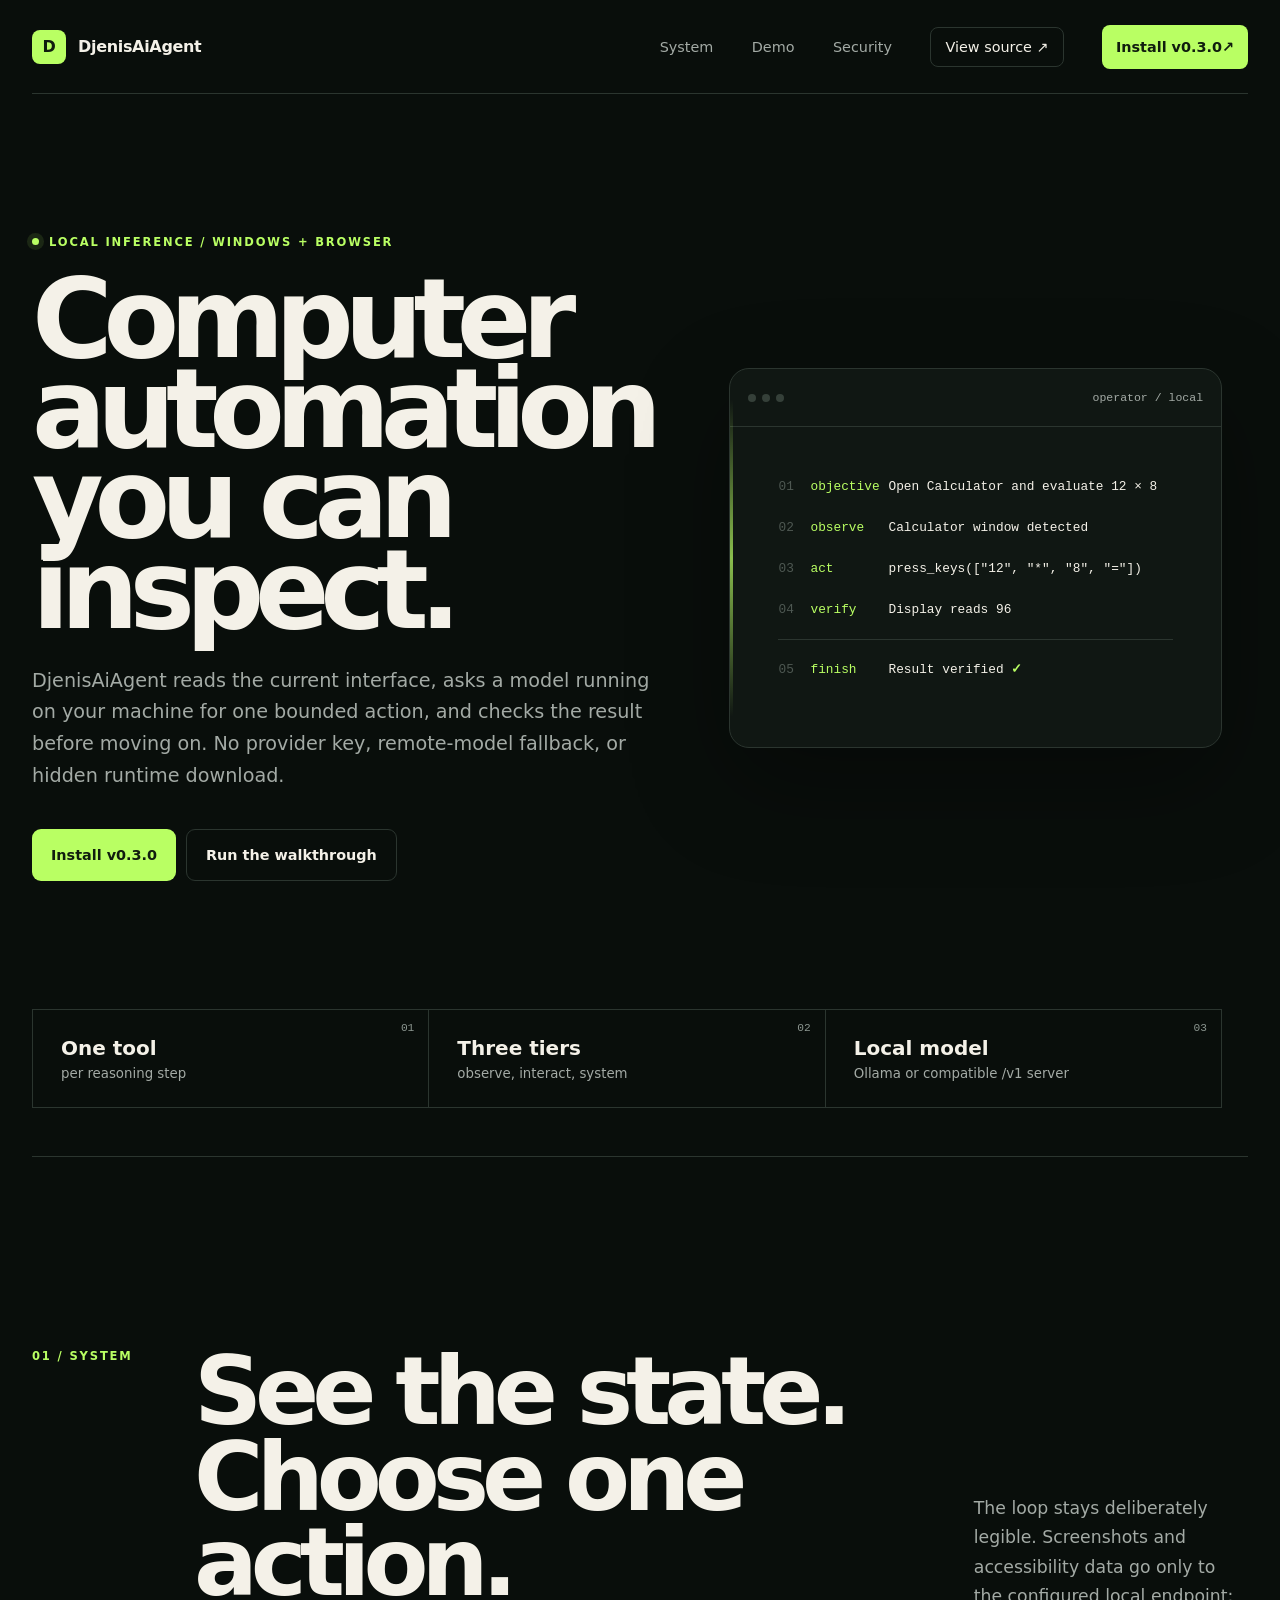
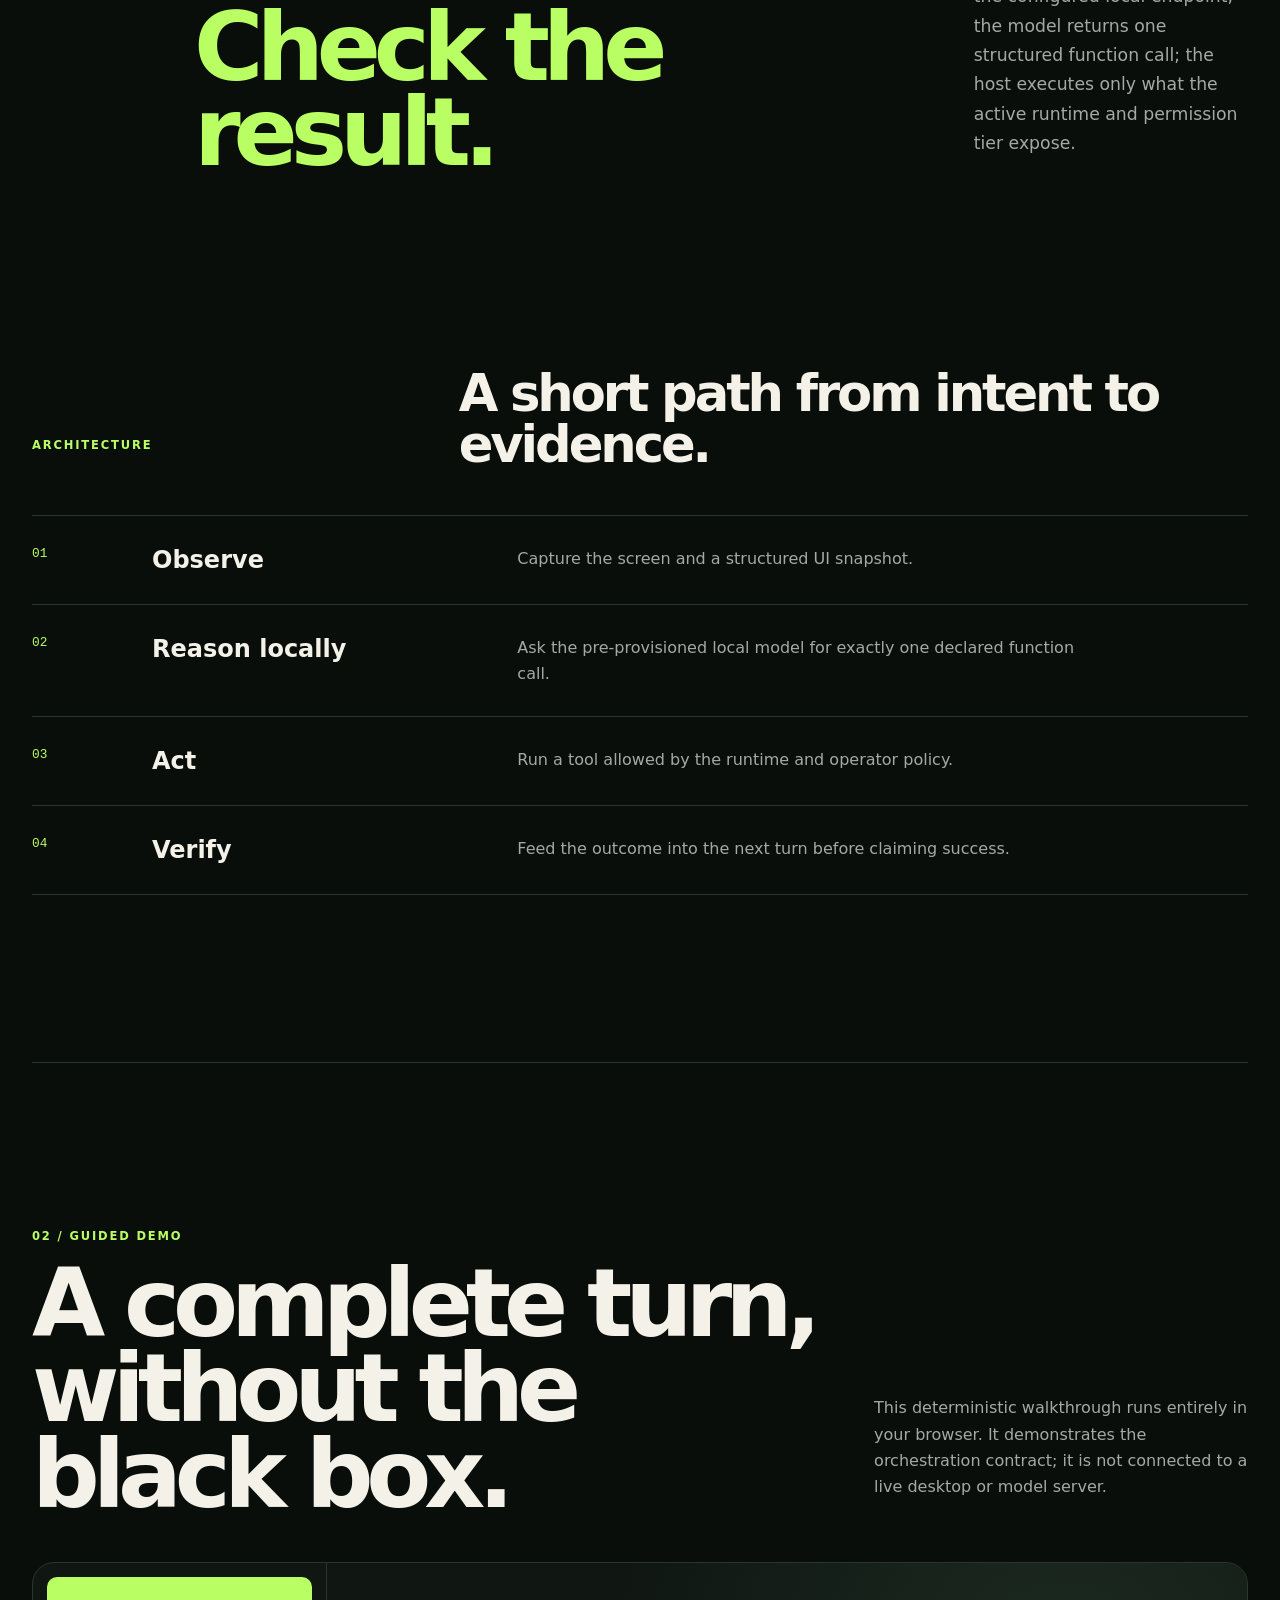
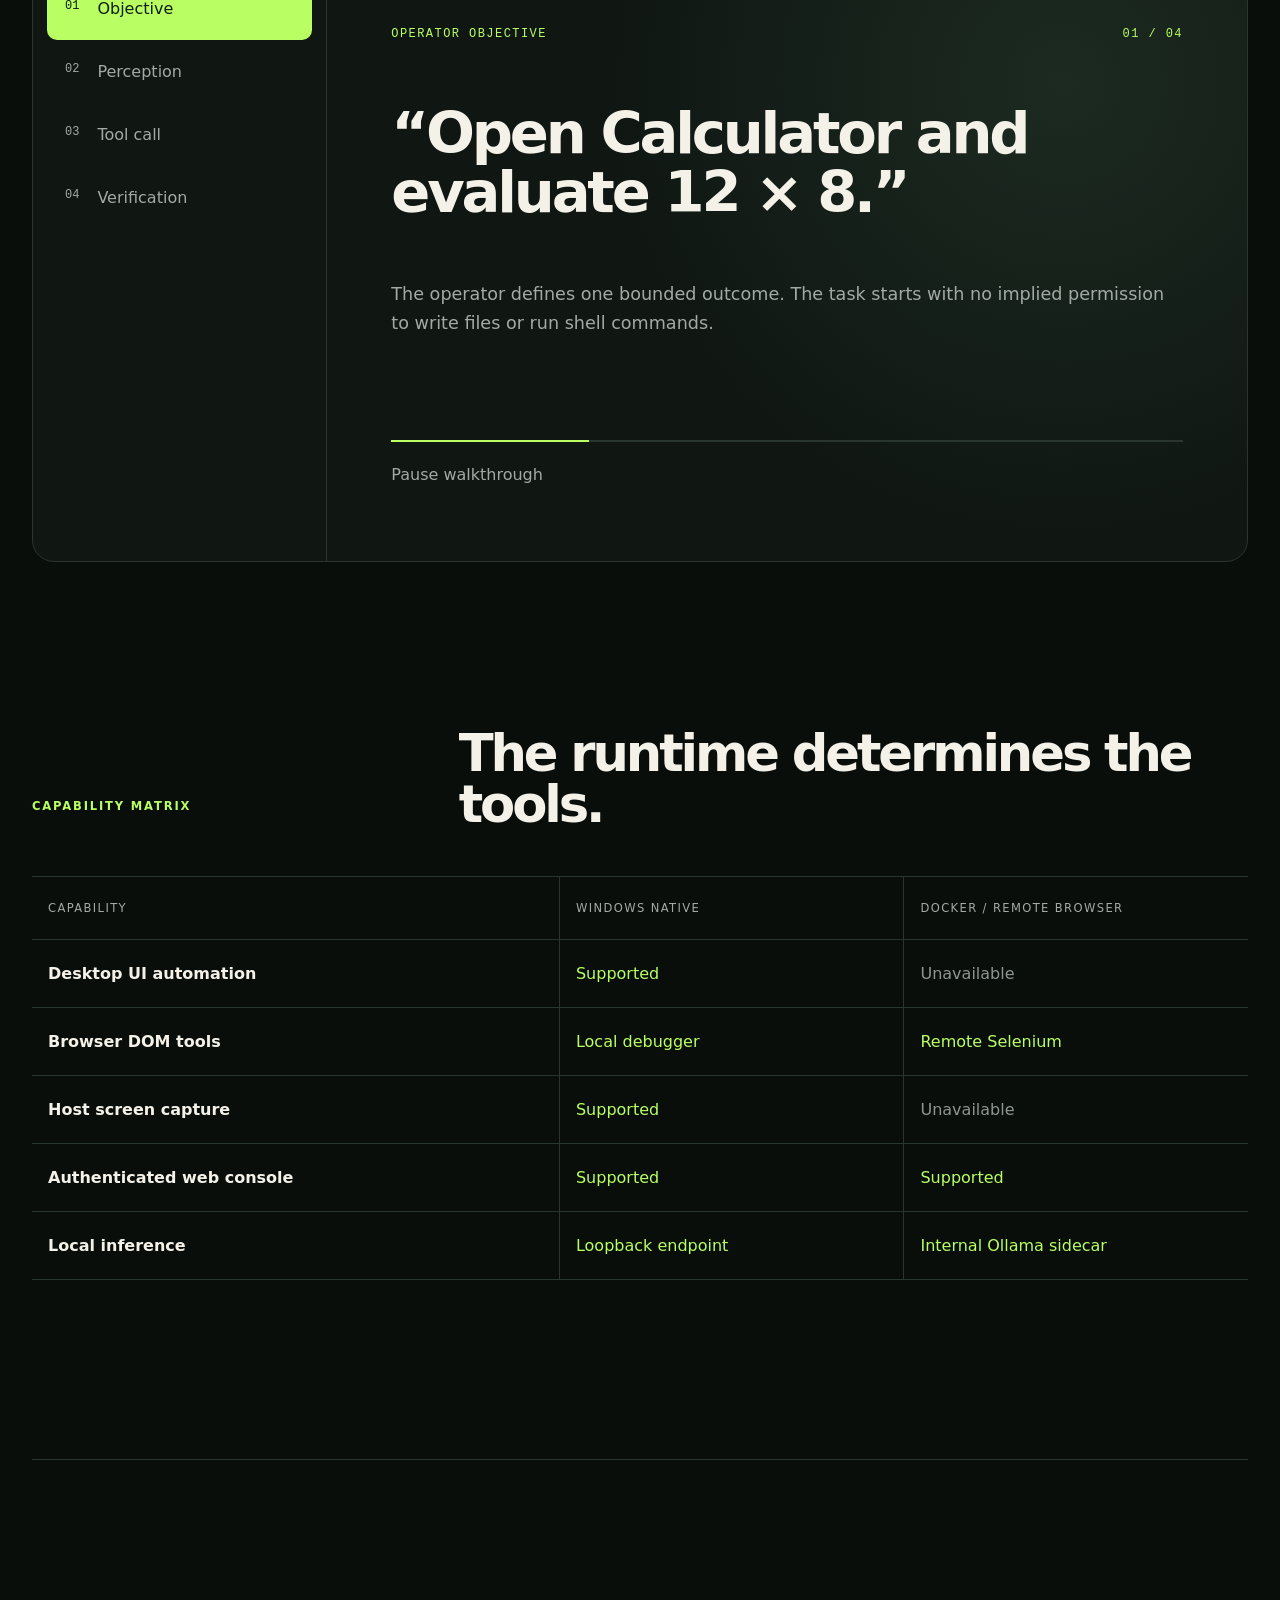
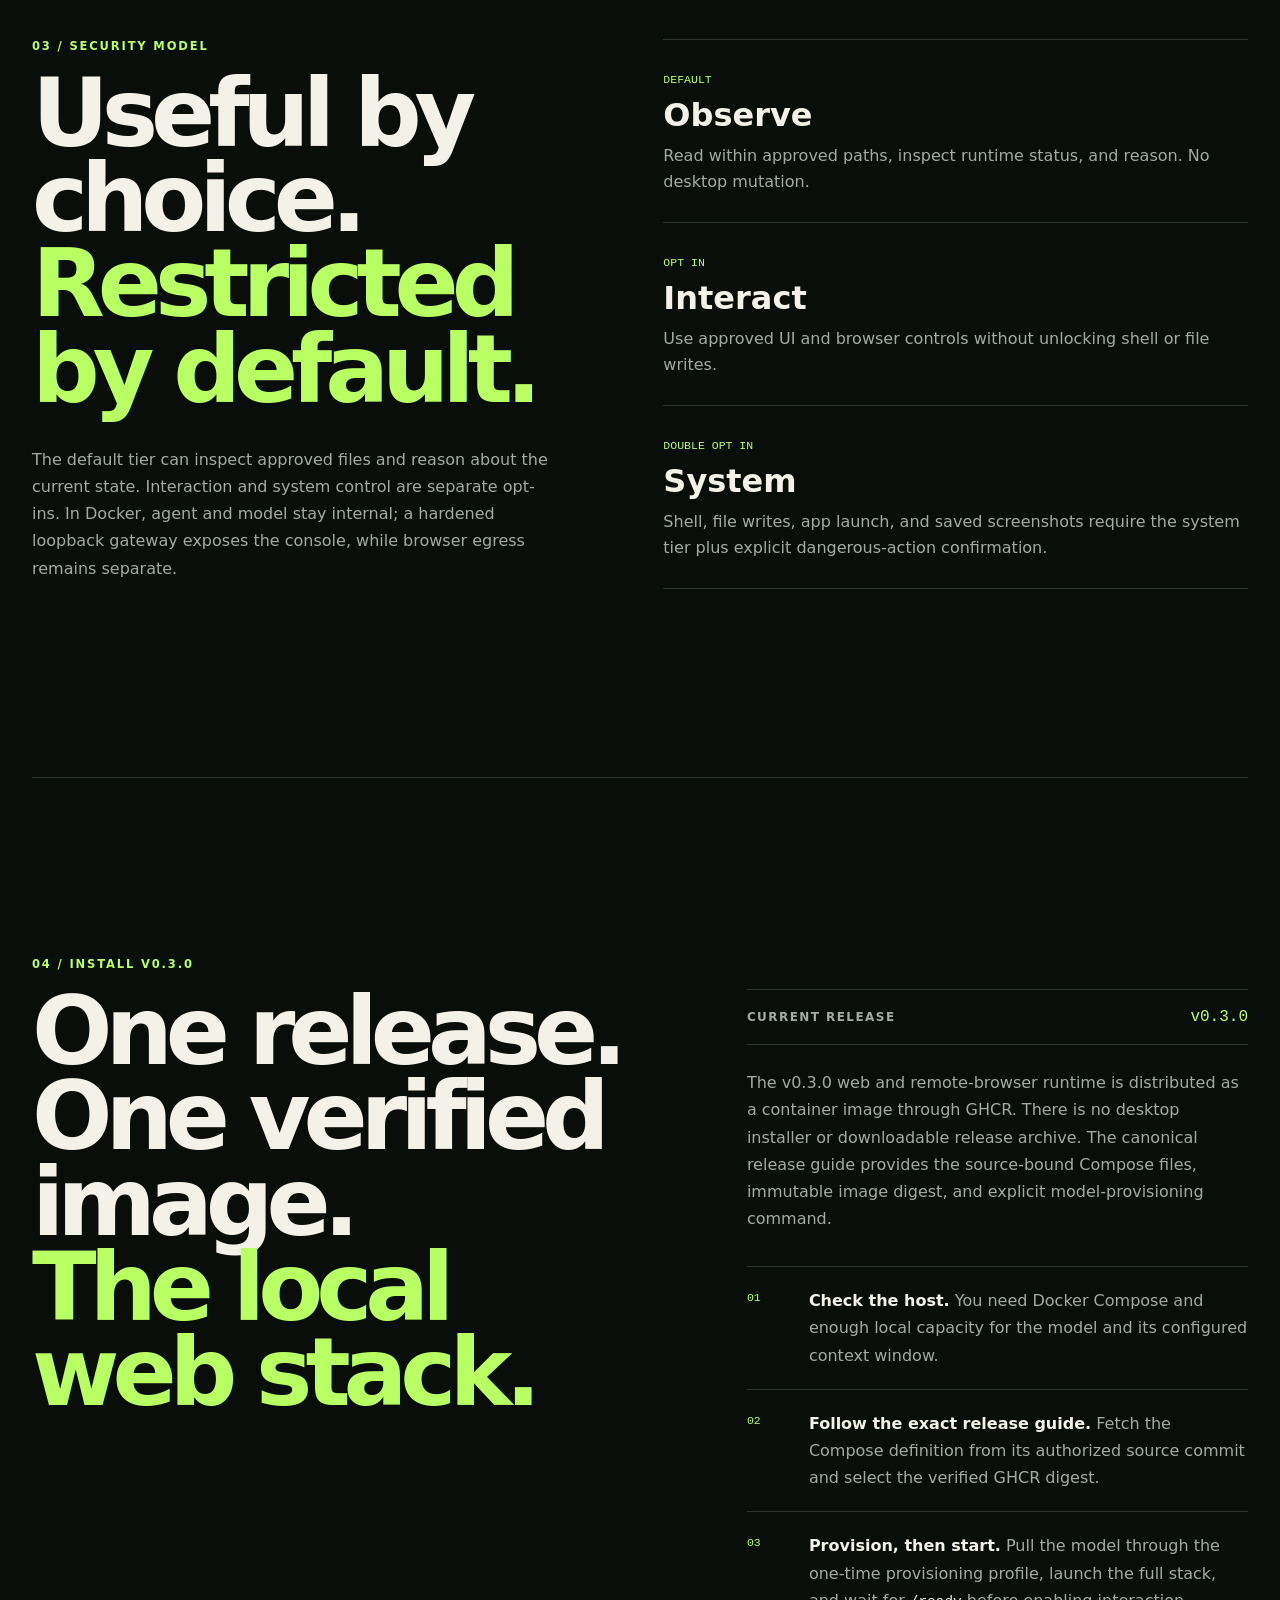
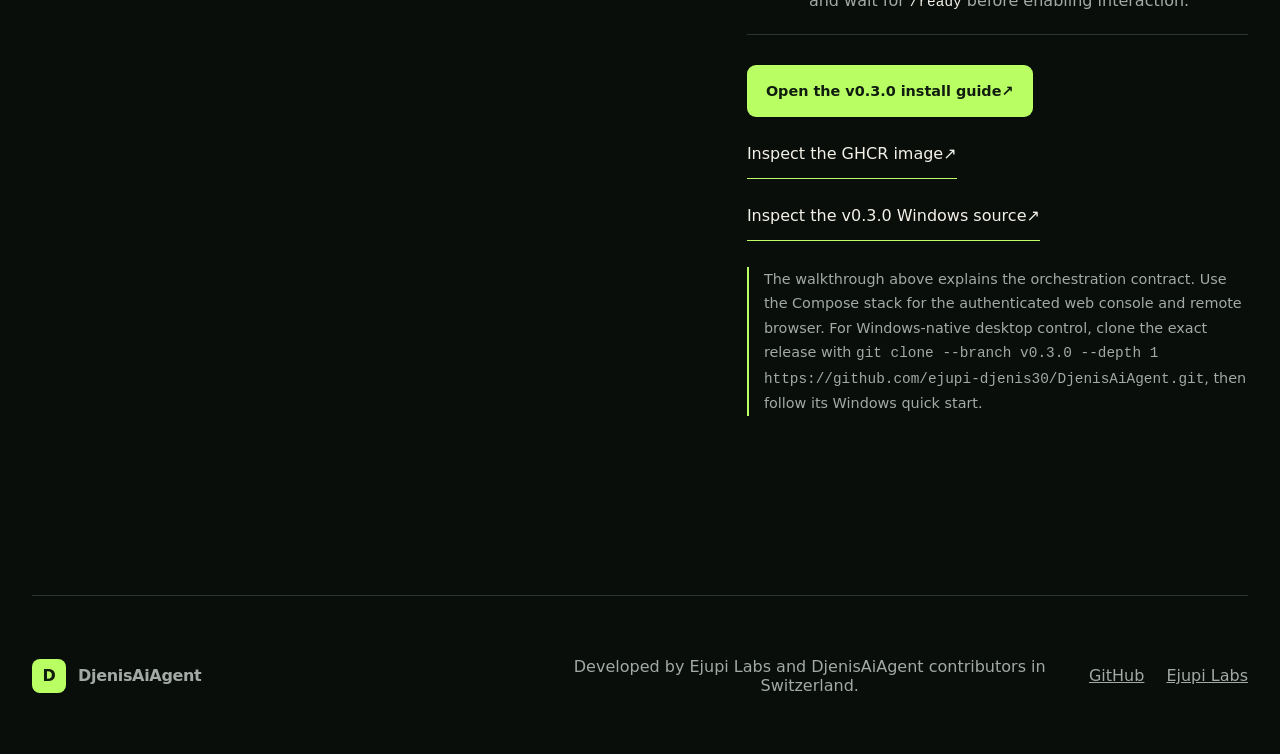
<file: site/index.html>
<!doctype html>
<html lang="en">
<head>
  <meta charset="utf-8">
  <meta name="viewport" content="width=device-width, initial-scale=1">
  <meta name="referrer" content="no-referrer">
  <meta http-equiv="Content-Security-Policy" content="default-src 'self'; base-uri 'none'; object-src 'none'; form-action 'none'; script-src 'self'; style-src 'self'; img-src 'self'; media-src 'none'; font-src 'self'; connect-src 'none'; frame-src 'none'; worker-src 'none'">
  <meta name="description" content="DjenisAiAgent is a local-first, permission-gated desktop and browser automation agent with evidence-based verification.">
  <meta name="theme-color" content="#0a0f0c">
  <meta property="og:title" content="DjenisAiAgent — observable computer automation">
  <meta property="og:description" content="A local-model agent that observes, acts, and verifies on Windows and the web.">
  <meta property="og:type" content="website">
  <meta property="og:url" content="https://ejupi-djenis30.github.io/DjenisAiAgent/">
  <meta property="og:image" content="https://ejupi-djenis30.github.io/DjenisAiAgent/media/djenis-ai-agent-social-preview.png">
  <meta property="og:image:type" content="image/png">
  <meta property="og:image:width" content="1200">
  <meta property="og:image:height" content="675">
  <meta property="og:image:alt" content="DjenisAiAgent: computer automation you can inspect">
  <meta name="twitter:card" content="summary_large_image">
  <meta name="twitter:title" content="DjenisAiAgent — observable computer automation">
  <meta name="twitter:description" content="A local-model agent that observes, acts, and verifies on Windows and the web.">
  <meta name="twitter:image" content="https://ejupi-djenis30.github.io/DjenisAiAgent/media/djenis-ai-agent-social-preview.png">
  <meta name="twitter:image:alt" content="DjenisAiAgent: computer automation you can inspect">
  <title>DjenisAiAgent — Observable computer automation</title>
  <link rel="canonical" href="https://ejupi-djenis30.github.io/DjenisAiAgent/">
  <link rel="icon" href="./mark.svg" type="image/svg+xml">
  <link rel="stylesheet" href="./styles.css?v=20260730-2">
</head>
<body>
  <a class="skip-link" href="#main">Skip to content</a>
  <header class="site-header">
    <a class="brand" href="#top" aria-label="DjenisAiAgent home">
      <span class="brand-mark" aria-hidden="true">D</span>
      <span>DjenisAiAgent</span>
    </a>
    <nav aria-label="Primary navigation">
      <a href="#system">System</a>
      <a href="#demo">Demo</a>
      <a href="#security">Security</a>
      <a class="nav-source" href="https://github.com/ejupi-djenis30/DjenisAiAgent">View source <span aria-hidden="true">↗</span></a>
      <a class="nav-install" href="https://github.com/ejupi-djenis30/DjenisAiAgent/releases/tag/v0.3.0">Install v0.3.0 <span aria-hidden="true">↗</span></a>
    </nav>
  </header>

  <main id="main" tabindex="-1">
    <section class="hero" id="top">
      <div class="hero-copy">
        <p class="kicker"><span></span> Local inference / Windows + browser</p>
        <h1>Computer automation you can inspect.</h1>
        <p class="hero-lede">DjenisAiAgent reads the current interface, asks a model running on your machine for one bounded action, and checks the result before moving on. No provider key, remote-model fallback, or hidden runtime download.</p>
        <div class="hero-actions">
          <a class="button button-primary" href="https://github.com/ejupi-djenis30/DjenisAiAgent/releases/tag/v0.3.0">Install v0.3.0</a>
          <a class="button button-secondary" href="#demo">Run the walkthrough</a>
        </div>
      </div>
      <div class="hero-console" aria-label="Agent execution example">
        <div class="console-bar">
          <div><i></i><i></i><i></i></div>
          <span>operator / local</span>
        </div>
        <div class="console-body">
          <p><span class="line-no">01</span><span class="token-label">objective</span><span class="console-message">Open Calculator and evaluate 12 × 8</span></p>
          <p><span class="line-no">02</span><span class="token-label">observe</span><span class="console-message">Calculator window detected</span></p>
          <p><span class="line-no">03</span><span class="token-label">act</span><span class="console-message">press_keys(["12", "*", "8", "="])</span></p>
          <p><span class="line-no">04</span><span class="token-label">verify</span><span class="console-message">Display reads 96</span></p>
          <p class="console-success"><span class="line-no">05</span><span class="token-label">finish</span><span class="console-message">Result verified <b>✓</b></span></p>
        </div>
      </div>
      <div class="hero-meta" aria-label="Project facts">
        <div><span>01</span><strong>One tool</strong><small>per reasoning step</small></div>
        <div><span>02</span><strong>Three tiers</strong><small>observe, interact, system</small></div>
        <div><span>03</span><strong>Local model</strong><small>Ollama or compatible /v1 server</small></div>
      </div>
    </section>

    <section class="statement" id="system">
      <p class="section-index">01 / System</p>
      <h2>See the state.<br>Choose one action.<br><em>Check the result.</em></h2>
      <p class="section-intro">The loop stays deliberately legible. Screenshots and accessibility data go only to the configured local endpoint; the model returns one structured function call; the host executes only what the active runtime and permission tier expose.</p>
    </section>

    <section class="architecture" aria-labelledby="architecture-title">
      <div class="section-heading">
        <p class="section-index">Architecture</p>
        <h3 id="architecture-title">A short path from intent to evidence.</h3>
      </div>
      <ol class="flow">
        <li><span>01</span><div><strong>Observe</strong><p>Capture the screen and a structured UI snapshot.</p></div></li>
        <li><span>02</span><div><strong>Reason locally</strong><p>Ask the pre-provisioned local model for exactly one declared function call.</p></div></li>
        <li><span>03</span><div><strong>Act</strong><p>Run a tool allowed by the runtime and operator policy.</p></div></li>
        <li><span>04</span><div><strong>Verify</strong><p>Feed the outcome into the next turn before claiming success.</p></div></li>
      </ol>
    </section>

    <section class="demo-section" id="demo" aria-labelledby="demo-title">
      <div class="section-heading demo-heading">
        <div>
          <p class="section-index">02 / Guided demo</p>
          <h2 id="demo-title">A complete turn,<br>without the black box.</h2>
        </div>
        <p>This deterministic walkthrough runs entirely in your browser. It demonstrates the orchestration contract; it is not connected to a live desktop or model server.</p>
      </div>
      <div class="demo" data-demo>
        <div class="demo-steps" role="tablist" aria-label="Walkthrough steps">
          <button id="demo-tab-0" role="tab" aria-controls="demo-panel" aria-selected="true" tabindex="0" data-step="0"><span>01</span> Objective</button>
          <button id="demo-tab-1" role="tab" aria-controls="demo-panel" aria-selected="false" tabindex="-1" data-step="1"><span>02</span> Perception</button>
          <button id="demo-tab-2" role="tab" aria-controls="demo-panel" aria-selected="false" tabindex="-1" data-step="2"><span>03</span> Tool call</button>
          <button id="demo-tab-3" role="tab" aria-controls="demo-panel" aria-selected="false" tabindex="-1" data-step="3"><span>04</span> Verification</button>
        </div>
        <div class="demo-stage" id="demo-panel" role="tabpanel" aria-labelledby="demo-tab-0" tabindex="0">
          <div class="demo-topline"><span id="demo-kind">Operator objective</span><span id="demo-counter">01 / 04</span></div>
          <div class="demo-content" id="demo-content" aria-live="polite">
            <p class="demo-command">“Open Calculator and evaluate 12 × 8.”</p>
            <p>The operator defines one bounded outcome. The task starts with no implied permission to write files or run shell commands.</p>
          </div>
          <div class="demo-progress"><span id="demo-progress"></span></div>
          <button class="demo-control" id="demo-control" type="button">Pause walkthrough</button>
        </div>
      </div>
    </section>

    <section class="capabilities" aria-labelledby="capabilities-title">
      <div class="section-heading">
        <p class="section-index">Capability matrix</p>
        <h3 id="capabilities-title">The runtime determines the tools.</h3>
      </div>
      <div class="matrix" role="table" aria-label="Runtime capability comparison">
        <div class="matrix-row matrix-head" role="row"><span role="columnheader">Capability</span><span role="columnheader">Windows native</span><span role="columnheader">Docker / remote browser</span></div>
        <div class="matrix-row" role="row"><strong role="cell">Desktop UI automation</strong><span role="cell" class="yes"><small>Windows native</small>Supported</span><span role="cell" class="no"><small>Docker / remote browser</small>Unavailable</span></div>
        <div class="matrix-row" role="row"><strong role="cell">Browser DOM tools</strong><span role="cell" class="yes"><small>Windows native</small>Local debugger</span><span role="cell" class="yes"><small>Docker / remote browser</small>Remote Selenium</span></div>
        <div class="matrix-row" role="row"><strong role="cell">Host screen capture</strong><span role="cell" class="yes"><small>Windows native</small>Supported</span><span role="cell" class="no"><small>Docker / remote browser</small>Unavailable</span></div>
        <div class="matrix-row" role="row"><strong role="cell">Authenticated web console</strong><span role="cell" class="yes"><small>Windows native</small>Supported</span><span role="cell" class="yes"><small>Docker / remote browser</small>Supported</span></div>
        <div class="matrix-row" role="row"><strong role="cell">Local inference</strong><span role="cell" class="yes"><small>Windows native</small>Loopback endpoint</span><span role="cell" class="yes"><small>Docker / remote browser</small>Internal Ollama sidecar</span></div>
      </div>
    </section>

    <section class="security" id="security" aria-labelledby="security-title">
      <div class="security-copy">
        <p class="section-index">03 / Security model</p>
        <h2 id="security-title">Useful by choice.<br><em>Restricted by default.</em></h2>
        <p>The default tier can inspect approved files and reason about the current state. Interaction and system control are separate opt-ins. In Docker, agent and model stay internal; a hardened loopback gateway exposes the console, while browser egress remains separate.</p>
      </div>
      <div class="tiers">
        <article><span>Default</span><h3>Observe</h3><p>Read within approved paths, inspect runtime status, and reason. No desktop mutation.</p></article>
        <article><span>Opt in</span><h3>Interact</h3><p>Use approved UI and browser controls without unlocking shell or file writes.</p></article>
        <article><span>Double opt in</span><h3>System</h3><p>Shell, file writes, app launch, and saved screenshots require the system tier plus explicit dangerous-action confirmation.</p></article>
      </div>
    </section>

    <section class="build" id="install" aria-labelledby="build-title">
      <p class="section-index">04 / Install v0.3.0</p>
      <div class="build-grid">
        <div>
          <h2 id="build-title">One release.<br>One verified image.<br><em>The local web stack.</em></h2>
        </div>
        <div class="install-copy">
          <div class="release-label"><span>Current release</span><strong>v0.3.0</strong></div>
          <p>The v0.3.0 web and remote-browser runtime is distributed as a container image through GHCR. There is no desktop installer or downloadable release archive. The canonical release guide provides the source-bound Compose files, immutable image digest, and explicit model-provisioning command.</p>
          <ol class="install-steps">
            <li><span>01</span><p><strong>Check the host.</strong> You need Docker Compose and enough local capacity for the model and its configured context window.</p></li>
            <li><span>02</span><p><strong>Follow the exact release guide.</strong> Fetch the Compose definition from its authorized source commit and select the verified GHCR digest.</p></li>
            <li><span>03</span><p><strong>Provision, then start.</strong> Pull the model through the one-time provisioning profile, launch the full stack, and wait for <code>/ready</code> before enabling interaction.</p></li>
          </ol>
          <div class="install-actions">
            <a class="button button-primary" href="https://github.com/ejupi-djenis30/DjenisAiAgent/releases/tag/v0.3.0">Open the v0.3.0 install guide <span aria-hidden="true">↗</span></a>
            <a class="text-link" href="https://github.com/users/ejupi-djenis30/packages/container/package/djenis-ai-agent">Inspect the GHCR image <span aria-hidden="true">↗</span></a>
            <a class="text-link" href="https://github.com/ejupi-djenis30/DjenisAiAgent/tree/v0.3.0#quick-start-windows">Inspect the v0.3.0 Windows source <span aria-hidden="true">↗</span></a>
          </div>
          <p class="install-note">The walkthrough above explains the orchestration contract. Use the Compose stack for the authenticated web console and remote browser. For Windows-native desktop control, clone the exact release with <code>git clone --branch v0.3.0 --depth 1 https://github.com/ejupi-djenis30/DjenisAiAgent.git</code>, then follow its Windows quick start.</p>
        </div>
      </div>
    </section>
  </main>

  <footer>
    <div class="brand"><span class="brand-mark" aria-hidden="true">D</span><span>DjenisAiAgent</span></div>
    <p>Developed by Ejupi Labs and DjenisAiAgent contributors in Switzerland.</p>
    <div><a href="https://github.com/ejupi-djenis30/DjenisAiAgent">GitHub</a><a href="https://ejupilabs.com">Ejupi Labs</a></div>
  </footer>
  <script src="./app.js?v=20260719" defer></script>
</body>
</html>
</file>
<file: site/styles.css>
:root {
  --bg: #090e0b;
  --surface: #101713;
  --surface-light: #151e19;
  --ink: #f4f1e8;
  --muted: #a3aaa5;
  --line: #2b352f;
  --acid: #b9ff63;
  --acid-dark: #101d0e;
  --orange: #e86732;
  --hero-title-bridge: 4.4rem;
  --page-inset: clamp(28px, 5vw, 64px);
  color-scheme: dark;
  font-family: Inter, ui-sans-serif, system-ui, -apple-system, BlinkMacSystemFont, "Segoe UI", sans-serif;
}

* { box-sizing: border-box; }
html { scroll-behavior: smooth; }
body { margin: 0; overflow-x: clip; color: var(--ink); background: var(--bg); }
a { color: inherit; }
button { font: inherit; }
.brand:focus-visible,
.site-header nav a:focus-visible,
.button:focus-visible,
.nav-install:focus-visible,
.demo-steps button:focus-visible,
.demo-control:focus-visible,
.demo-stage:focus-visible,
.text-link:focus-visible,
.skip-link:focus-visible {
  outline: 3px solid var(--acid);
  outline-offset: 4px;
}
.skip-link { position: fixed; z-index: 20; top: 8px; left: 8px; display: inline-flex; min-height: 44px; align-items: center; padding: 10px 14px; color: var(--acid-dark); background: var(--acid); transform: translateY(-150%); }
.skip-link:focus { transform: none; }

.site-header, main > section, footer { width: min(1500px, calc(100% - var(--page-inset))); margin-inline: auto; }
.site-header { min-height: 94px; display: flex; align-items: center; justify-content: space-between; border-bottom: 1px solid var(--line); }
.brand { display: inline-flex; align-items: center; gap: 12px; font-weight: 800; text-decoration: none; letter-spacing: -.02em; }
.site-header .brand { min-height: 44px; }
.brand-mark { display: grid; width: 34px; height: 34px; place-items: center; color: var(--acid-dark); background: var(--acid); border-radius: 8px; }
nav { display: flex; align-items: center; gap: clamp(18px, 3vw, 44px); font-size: .9rem; }
nav a { color: var(--muted); text-decoration: none; }
nav a:hover { color: var(--ink); }
.nav-source { padding: 11px 14px; color: var(--ink); border: 1px solid var(--line); border-radius: 8px; }
.nav-install { display: inline-flex; min-height: 44px; align-items: center; padding: 11px 14px; color: var(--acid-dark); font-weight: 800; background: var(--acid); border-radius: 8px; }

.hero { min-height: calc(100vh - 94px); display: grid; grid-template-columns: 1.05fr .95fr; column-gap: clamp(40px, 6vw, 100px); align-content: center; padding-block: clamp(80px, 11vw, 170px) 48px; }
.kicker, .section-index { color: var(--acid); font-size: .72rem; font-weight: 800; letter-spacing: .16em; text-transform: uppercase; }
.kicker { display: flex; align-items: center; gap: 10px; margin: 0 0 25px; }
.kicker span { width: 7px; height: 7px; border-radius: 50%; background: var(--acid); box-shadow: 0 0 0 5px rgba(185, 255, 99, .1); }
h1, h2, h3, p { margin-top: 0; }
h1 { max-width: 800px; margin-bottom: 30px; font-size: clamp(var(--hero-title-bridge), 8.6vw, 9.4rem); line-height: .82; letter-spacing: -.085em; }
.hero-lede { max-width: 680px; color: var(--muted); font-size: clamp(1.05rem, 1.5vw, 1.32rem); line-height: 1.65; }
.hero-actions { display: flex; flex-wrap: wrap; gap: 10px; margin-top: 38px; }
.button { display: inline-flex; align-items: center; min-height: 52px; padding: 0 19px; font-size: .9rem; font-weight: 800; text-decoration: none; border-radius: 9px; }
.button-primary { color: var(--acid-dark); background: var(--acid); }
.button-secondary { color: var(--ink); border: 1px solid var(--line); }
.button:hover { transform: translateY(-2px); }

.hero-console { position: relative; align-self: center; overflow: hidden; border: 1px solid var(--line); border-radius: 20px; background: var(--surface); box-shadow: 0 35px 100px rgba(0, 0, 0, .32); }
.hero-console::after { position: absolute; inset: 0 auto 0 0; width: 3px; background: linear-gradient(180deg, transparent 8%, var(--acid) 50%, transparent 92%); content: ""; opacity: .72; }
.console-bar { min-height: 58px; display: flex; align-items: center; justify-content: space-between; padding: 0 18px; color: var(--muted); border-bottom: 1px solid var(--line); font: .72rem ui-monospace, SFMono-Regular, Consolas, monospace; }
.console-bar div { display: flex; gap: 6px; }
.console-bar i { width: 8px; height: 8px; border-radius: 50%; background: #354039; }
.console-body { padding: clamp(22px, 4vw, 48px); font: clamp(.77rem, 1vw, .95rem)/1.8 ui-monospace, SFMono-Regular, Consolas, monospace; }
.console-body p { display: grid; grid-template-columns: 32px 78px minmax(0, 1fr); gap: 0; margin-bottom: 18px; overflow-wrap: anywhere; }
.console-body .line-no { color: #4e5852; }
.console-message { min-width: 0; }
.token-label { color: var(--acid); }
.console-success { padding-top: 18px; border-top: 1px solid var(--line); }
.console-success b { color: var(--acid); }
.hero-meta { grid-column: 1 / -1; display: grid; grid-template-columns: repeat(3, 1fr); gap: 1px; margin-top: clamp(70px, 10vw, 150px); border: 1px solid var(--line); background: var(--line); }
.hero-meta div { position: relative; padding: 26px 28px; background: var(--bg); }
.hero-meta span { position: absolute; top: 12px; right: 14px; color: #8b958f; font: .7rem ui-monospace, monospace; }
.hero-meta strong, .hero-meta small { display: block; }
.hero-meta strong { margin-bottom: 6px; font-size: 1.25rem; }
.hero-meta small { color: var(--muted); }

.statement { display: grid; grid-template-columns: minmax(130px, .25fr) 1.5fr .55fr; gap: 32px; padding-block: clamp(110px, 15vw, 230px); border-top: 1px solid var(--line); }
.section-index { margin-bottom: 18px; }
.statement h2, .demo-heading h2, .security h2, .build h2 { margin-bottom: 0; font-size: clamp(3.6rem, 7.4vw, 8rem); line-height: .9; letter-spacing: -.075em; }
em { color: var(--acid); font-style: normal; }
.section-intro { align-self: end; color: var(--muted); font-size: 1.08rem; line-height: 1.7; }

.architecture { padding-block: 0 clamp(110px, 13vw, 200px); }
.section-heading { display: grid; grid-template-columns: .5fr 1fr; gap: 32px; align-items: end; margin-bottom: 45px; }
.section-heading h3 { max-width: 760px; margin-bottom: 0; font-size: clamp(2rem, 4vw, 4.2rem); line-height: 1; letter-spacing: -.06em; }
.flow { margin: 0; padding: 0; list-style: none; border-top: 1px solid var(--line); }
.flow li { display: grid; grid-template-columns: 120px .5fr 1fr; padding: 30px 0; border-bottom: 1px solid var(--line); }
.flow li > span { color: var(--acid); font: .8rem ui-monospace, monospace; }
.flow div { display: contents; }
.flow strong { font-size: 1.5rem; }
.flow p { max-width: 570px; margin-bottom: 0; color: var(--muted); line-height: 1.6; }

.demo-section { padding-block: clamp(100px, 13vw, 190px); border-top: 1px solid var(--line); }
.demo-heading { grid-template-columns: 1.3fr .6fr; }
.demo-heading > p { color: var(--muted); line-height: 1.65; }
.demo { display: grid; grid-template-columns: .32fr 1fr; min-width: 0; min-height: 600px; overflow: hidden; border: 1px solid var(--line); border-radius: 22px; background: var(--surface); }
.demo-steps { min-width: 0; display: flex; flex-direction: column; padding: 14px; border-right: 1px solid var(--line); }
.demo-steps button { display: flex; gap: 18px; padding: 22px 18px; color: var(--muted); text-align: left; border: 0; border-radius: 10px; background: transparent; cursor: pointer; }
.demo-steps button[aria-selected="true"] { color: var(--acid-dark); background: var(--acid); }
.demo-steps span { font: .75rem ui-monospace, monospace; }
.demo-stage { min-width: 0; display: grid; grid-template-rows: auto 1fr auto auto; padding: clamp(28px, 5vw, 72px); background: radial-gradient(circle at 80% 20%, #1c2a21 0, transparent 28rem); }
.demo-topline { display: flex; justify-content: space-between; color: var(--acid); font: .75rem ui-monospace, monospace; text-transform: uppercase; letter-spacing: .12em; }
.demo-content { min-width: 0; align-self: center; max-width: 850px; }
.demo-content > p { color: var(--muted); font-size: 1.1rem; line-height: 1.65; }
.demo-content .demo-command { color: var(--ink); font-size: clamp(2.2rem, 4.5vw, 5rem); font-weight: 750; line-height: 1.02; letter-spacing: -.055em; }
.demo-content pre, .build pre { overflow: auto; padding: 26px; border: 1px solid var(--line); border-radius: 14px; background: #090e0b; font: .9rem/1.7 ui-monospace, monospace; }
.demo-content pre span, .build pre span { color: var(--acid); }
.snapshot { display: grid; grid-template-columns: .5fr 1fr; gap: 1px; margin-bottom: 25px; background: var(--line); border: 1px solid var(--line); }
.snapshot span, .snapshot strong { padding: 18px; background: var(--bg); }
.snapshot span { color: var(--muted); font: .78rem ui-monospace, monospace; }
.result { display: grid; grid-template-columns: 1fr auto; align-items: center; margin-bottom: 25px; padding: 28px; border: 1px solid var(--acid); border-radius: 14px; }
.result small { color: var(--muted); }
.result strong { grid-row: 1 / 3; grid-column: 2; font-size: clamp(4rem, 7vw, 7rem); line-height: 1; }
.result span { color: var(--acid); font: .75rem ui-monospace, monospace; text-transform: uppercase; }
.demo-progress { height: 2px; margin-top: 20px; background: var(--line); }
.demo-progress span { display: block; width: 25%; height: 100%; background: var(--acid); transition: width .35s ease; }
.demo-control { justify-self: start; display: inline-flex; min-height: 44px; align-items: center; margin-top: 11px; padding: 11px 0; color: var(--muted); border: 0; background: none; cursor: pointer; }

.capabilities { padding-block: 0 clamp(120px, 14vw, 210px); }
.matrix { border-top: 1px solid var(--line); }
.matrix-row { display: grid; grid-template-columns: 1.3fr .85fr .85fr; border-bottom: 1px solid var(--line); }
.matrix-row > * { padding: 24px 16px; }
.matrix-row > * + * { border-left: 1px solid var(--line); }
.matrix-row span { color: var(--muted); }
.matrix-row small { display: none; }
.matrix-head { color: #8b958f; font-size: .72rem; text-transform: uppercase; letter-spacing: .12em; }
.matrix-row .yes { color: var(--acid); }
.matrix-row .no { color: #8d9690; }

.security { display: grid; grid-template-columns: .95fr 1.05fr; gap: clamp(50px, 8vw, 130px); padding-block: clamp(110px, 14vw, 220px); border-top: 1px solid var(--line); }
.security-copy > p:last-child { max-width: 680px; margin-top: 34px; color: var(--muted); line-height: 1.7; }
.tiers article { padding: 28px 0; border-top: 1px solid var(--line); }
.tiers article:last-child { border-bottom: 1px solid var(--line); }
.tiers span { color: var(--acid); font: .72rem ui-monospace, monospace; text-transform: uppercase; }
.tiers h3 { margin: 9px 0; font-size: 2rem; }
.tiers p { margin-bottom: 0; color: var(--muted); line-height: 1.6; }

.build { padding-block: clamp(110px, 14vw, 210px); border-top: 1px solid var(--line); }
.build-grid { display: grid; grid-template-columns: 1.1fr .9fr; gap: clamp(50px, 8vw, 130px); }
.build-grid > div { min-width: 0; }
.build-grid > div:last-child { align-self: end; }
.build-grid p { color: var(--muted); line-height: 1.7; }
.release-label { display: flex; align-items: baseline; justify-content: space-between; gap: 18px; margin-bottom: 24px; padding: 18px 0; border-block: 1px solid var(--line); }
.release-label span { color: var(--muted); font-size: .75rem; font-weight: 800; letter-spacing: .12em; text-transform: uppercase; }
.release-label strong { color: var(--acid); font: 1rem ui-monospace, SFMono-Regular, Consolas, monospace; }
.install-steps { margin: 34px 0 0; padding: 0; list-style: none; border-top: 1px solid var(--line); }
.install-steps li { display: grid; grid-template-columns: 48px minmax(0, 1fr); gap: 14px; padding: 20px 0; border-bottom: 1px solid var(--line); }
.install-steps li > span { padding-top: 4px; color: var(--acid); font: .72rem ui-monospace, SFMono-Regular, Consolas, monospace; }
.install-steps p { margin-bottom: 0; }
.install-steps strong { color: var(--ink); }
.install-steps code { color: var(--ink); font: .9em ui-monospace, SFMono-Regular, Consolas, monospace; }
.install-actions { display: flex; flex-wrap: wrap; align-items: center; gap: 18px 24px; margin-top: 30px; }
.install-actions .text-link { margin-top: 0; }
.install-note { margin: 26px 0 0; padding-left: 15px; border-left: 2px solid var(--acid); font-size: .9rem; }
.text-link { display: inline-flex; min-height: 44px; align-items: center; margin-top: 18px; padding-bottom: 5px; text-decoration: none; border-bottom: 1px solid var(--acid); }

footer { min-height: 160px; display: grid; grid-template-columns: 1fr 1fr auto; align-items: center; gap: 30px; color: var(--muted); border-top: 1px solid var(--line); }
footer p { margin-bottom: 0; text-align: center; }
footer > div:last-child { display: flex; gap: 22px; }
footer > div:last-child a { display: inline-flex; min-width: 44px; min-height: 44px; align-items: center; justify-content: center; }

@media (max-width: 900px) {
  .hero, .statement, .security, .build-grid { grid-template-columns: 1fr; }
  .hero-console { margin-top: 55px; }
  .statement { gap: 25px; }
  .section-intro { max-width: 680px; }
  .demo { grid-template-columns: 1fr; }
  .demo-steps { width: 100%; flex-direction: row; overflow-x: auto; border-right: 0; border-bottom: 1px solid var(--line); }
  .demo-steps button { min-width: 145px; }
  footer { grid-template-columns: 1fr; padding-block: 45px; }
  footer p { text-align: left; }
}

@media (max-width: 680px) {
  .site-header { min-height: 76px; }
  .site-header nav { gap: 0; }
  .site-header nav > a:not(.nav-install) { display: none; }
  .nav-install { padding: 11px 12px; font-size: .78rem; }
  .brand > span:last-child { font-size: .86rem; }
  h1 { font-size: clamp(3.7rem, 18vw, var(--hero-title-bridge)); }
  .hero { padding-top: 70px; }
  .hero-console { transform: none; }
  .hero-actions { flex-direction: column; align-items: stretch; text-align: center; }
  .hero-meta { grid-template-columns: 1fr; }
  .statement h2, .demo-heading h2, .security h2, .build h2 { font-size: clamp(3rem, 14vw, 5rem); }
  .section-heading, .demo-heading { grid-template-columns: 1fr; align-items: start; }
  .flow li { grid-template-columns: 45px 1fr; gap: 12px; }
  .flow div { display: block; }
  .flow p { margin-top: 8px; }
  .demo-stage { min-height: 580px; padding: 25px 20px; }
  .demo-steps { display: grid; grid-template-columns: repeat(2, minmax(0, 1fr)); overflow: visible; padding: 8px; }
  .demo-steps button { min-width: 0; gap: 8px; padding: 16px 12px; }
  .matrix { display: grid; gap: 12px; overflow: visible; border-top: 0; }
  .matrix-head { display: none; }
  .matrix-row:not(.matrix-head) { min-width: 0; grid-template-columns: 1fr 1fr; overflow: hidden; border: 1px solid var(--line); border-radius: 14px; }
  .matrix-row:not(.matrix-head) strong { grid-column: 1 / -1; border-bottom: 1px solid var(--line); }
  .matrix-row > * { padding: 16px 14px; }
  .matrix-row small { display: block; margin-bottom: 8px; color: #8b958f; font: .62rem ui-monospace, monospace; text-transform: uppercase; letter-spacing: .08em; }
  .build pre { white-space: pre-wrap; overflow-wrap: anywhere; }
  .install-actions { align-items: stretch; }
  .install-actions .button { width: 100%; justify-content: center; text-align: center; }
}

@media (prefers-reduced-motion: reduce) {
  html { scroll-behavior: auto; }
  *, *::before, *::after { transition: none !important; }
}
</file>
